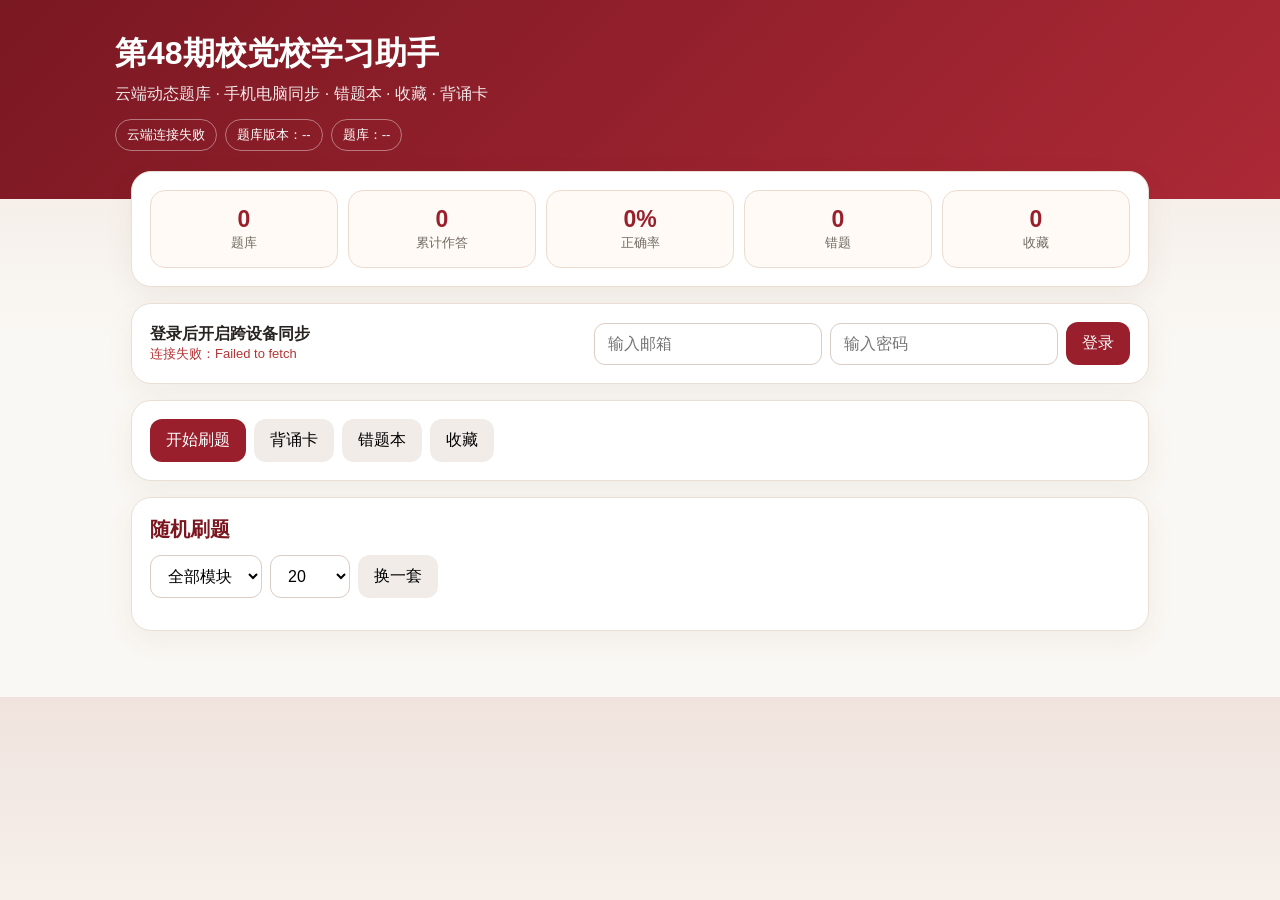
<file: direct.html>
<!doctype html><html lang="zh-CN"><head><meta charset="utf-8"><meta name="viewport" content="width=device-width,initial-scale=1,viewport-fit=cover"><meta name="theme-color" content="#8f1d28"><title>第48期校党校学习助手</title>
<link rel="manifest" href="./manifest.webmanifest">
<link rel="apple-touch-icon" href="./icon-192.png">
<meta name="apple-mobile-web-app-capable" content="yes">
<meta name="apple-mobile-web-app-status-bar-style" content="default">
<meta name="apple-mobile-web-app-title" content="党校学习助手">
<meta name="mobile-web-app-capable" content="yes">
<style>:root{--r:#981f2b;--bg:#faf8f4;--line:#eadfd5;--muted:#726a64}*{box-sizing:border-box}body{margin:0;font-family:-apple-system,BlinkMacSystemFont,"Segoe UI","PingFang SC","Microsoft YaHei",sans-serif;background:linear-gradient(#f0e3dd,#faf8f4 340px);color:#262220}header{background:linear-gradient(135deg,#7a1822,#ac2936);color:#fff;padding:32px 16px 48px}header>div,main{max-width:1050px;margin:auto}h1{font-size:32px;margin:0 0 8px}.sub{opacity:.9}.badges,.row,.nav{display:flex;gap:8px;align-items:center;flex-wrap:wrap}.badges{margin-top:14px}.badge{border:1px solid #ffffff66;border-radius:999px;padding:6px 11px;font-size:13px}main{margin-top:-28px;padding:0 16px 50px}.panel{background:#fff;border:1px solid var(--line);border-radius:20px;padding:18px;margin-bottom:16px;box-shadow:0 9px 28px #6d4c3d12}.stats{display:grid;grid-template-columns:repeat(5,1fr);gap:10px}.stat{background:#fffaf5;border:1px solid #ecdccf;border-radius:15px;text-align:center;padding:15px}.stat b{display:block;font-size:23px;color:var(--r)}.stat span,.small{font-size:13px;color:var(--muted)}button,input,select{font:inherit}button{border:0;border-radius:12px;padding:11px 16px;background:#f1ece8;cursor:pointer}button.primary{background:var(--r);color:#fff}button:disabled{opacity:.5;cursor:not-allowed}input,select{border:1px solid #d9cdc4;border-radius:11px;padding:11px 13px;background:#fff}.grow{flex:1}.login input{min-width:220px}.hidden{display:none!important}.title{font-weight:800;color:#7c1720;font-size:20px;margin-bottom:12px}.option{display:block;width:100%;text-align:left;background:#fff;border:1px solid #ddd2ca;padding:13px 15px;margin:9px 0}.option.correct{background:#edf8f1;border-color:#75b58f}.option.wrong{background:#fff0f0;border-color:#e19b9b}.q{font-size:19px;font-weight:750;line-height:1.6;margin:10px 0}.explain{background:#f7f1eb;border-radius:12px;padding:13px;line-height:1.7;margin-top:12px}.item{padding:12px 0;border-bottom:1px dashed #ddd}.card{min-height:220px;border:1px solid #e4d9d0;border-radius:18px;display:flex;align-items:center;justify-content:center;text-align:center;padding:24px;background:linear-gradient(160deg,#fff,#fff5e9);cursor:pointer}.toast{position:fixed;left:50%;bottom:24px;transform:translateX(-50%);background:#282321;color:#fff;padding:11px 15px;border-radius:12px;z-index:99}.warn{color:#b53535}.good{color:#27744c}@media(max-width:700px){h1{font-size:27px}.stats{grid-template-columns:repeat(2,1fr)}.stats .stat:last-child{grid-column:span 2}.login input{width:100%;min-width:0}}</style>
</head><body><header><div><h1>第48期校党校学习助手</h1><div class="sub">云端动态题库 · 手机电脑同步 · 错题本 · 收藏 · 背诵卡</div><div class="badges"><span class="badge" id="cloud">正在连接云端</span><span class="badge" id="version">题库版本：--</span><span class="badge" id="count">题库：--</span></div></div></header>
<main><section class="panel"><div class="stats"><div class="stat"><b id="sTotal">0</b><span>题库</span></div><div class="stat"><b id="sDone">0</b><span>累计作答</span></div><div class="stat"><b id="sAcc">0%</b><span>正确率</span></div><div class="stat"><b id="sWrong">0</b><span>错题</span></div><div class="stat"><b id="sStar">0</b><span>收藏</span></div></div></section>
<section class="panel"><div class="row"><div class="grow"><b id="accountTitle">登录后开启跨设备同步</b><div class="small" id="accountText">手机和电脑使用同一个邮箱和密码即可同步学习记录。</div></div><div class="row login" id="loginBox"><input id="email" type="email" placeholder="输入邮箱"><input id="password" type="password" autocomplete="current-password" placeholder="输入密码"><button id="loginBtn" class="primary" onclick="login()">登录</button></div><div class="row hidden" id="logoutBox"><button onclick="reloadAll()">检查题库更新</button><button onclick="logout()">退出</button></div></div></section>
<section class="panel"><div class="nav"><button class="primary" onclick="tab('quiz')">开始刷题</button><button onclick="tab('cards')">背诵卡</button><button onclick="tab('wrong')">错题本</button><button onclick="tab('star')">收藏</button></div></section>
<section id="quiz" class="panel page"><div class="title">随机刷题</div><div class="row"><select id="cat" onchange="newQuiz()"><option value="ALL">全部模块</option></select><select id="num" onchange="newQuiz()"><option>10</option><option selected>20</option><option>30</option><option value="999">全部</option></select><button onclick="newQuiz()">换一套</button></div><div id="quizBox" style="margin-top:14px"></div></section>
<section id="cards" class="panel page hidden"><div class="title">背诵卡</div><div class="row"><select id="cardCat" onchange="resetCards()"><option value="ALL">全部模块</option></select></div><div id="cardBox" class="card" onclick="flipCard()" style="margin-top:12px"></div><div class="row" style="justify-content:space-between;margin-top:10px"><button onclick="prevCard()">上一张</button><span class="small" id="cardPos"></span><button class="primary" onclick="nextCard()">下一张</button></div></section>
<section id="wrong" class="panel page hidden"><div class="title">错题本</div><div id="wrongBox"></div></section><section id="star" class="panel page hidden"><div class="title">我的收藏</div><div id="starBox"></div></section></main><div id="toast" class="toast hidden"></div>
<script>
function createDirectClient(baseUrl, apiKey){
  const SESSION_KEY='party48_supabase_session_v1'; let authCb=null;
  function b64urlDecode(s){s=s.replace(/-/g,'+').replace(/_/g,'/');while(s.length%4)s+='=';try{return decodeURIComponent(Array.prototype.map.call(atob(s),c=>'%' + ('00'+c.charCodeAt(0).toString(16)).slice(-2)).join(''))}catch(_){try{return atob(s)}catch(__){return ''}}}
  function userFromToken(token){try{const payload=JSON.parse(b64urlDecode(token.split('.')[1]));return {id:payload.sub,email:payload.email||'',...payload}}catch(_){return null}}
  function getStored(){try{return JSON.parse(localStorage.getItem(SESSION_KEY)||'null')}catch(_){return null}}
  function storeSession(s){if(!s){localStorage.removeItem(SESSION_KEY);return}if(!s.user&&s.access_token)s.user=userFromToken(s.access_token);if(!s.expires_at&&s.expires_in)s.expires_at=Math.floor(Date.now()/1000)+Number(s.expires_in);localStorage.setItem(SESSION_KEY,JSON.stringify(s))}
  async function refreshSession(s){if(!s?.refresh_token)return null;try{const r=await fetch(baseUrl+'/auth/v1/token?grant_type=refresh_token',{method:'POST',headers:{'apikey':apiKey,'Content-Type':'application/json'},body:JSON.stringify({refresh_token:s.refresh_token})});const j=await r.json().catch(()=>({}));if(!r.ok)throw new Error(j.msg||j.message||j.error_description||('HTTP '+r.status));const n={...j,user:j.user||userFromToken(j.access_token)};storeSession(n);return n}catch(_){return null}}
  async function currentSession(){let s=getStored();if(s?.access_token){const exp=Number(s.expires_at||userFromToken(s.access_token)?.exp||0);if(exp&&exp<Math.floor(Date.now()/1000)+60)s=await refreshSession(s)}return s?.access_token?s:null}
  async function authHeaders(){const s=await currentSession();const h={'apikey':apiKey};if(s?.access_token)h['Authorization']='Bearer '+s.access_token;return h}
  async function readError(r){let j=null;try{j=await r.json()}catch(_){}return {message:j?.message||j?.msg||j?.error_description||j?.hint||('HTTP '+r.status),status:r.status,details:j}}
  class QueryBuilder{constructor(table){this.table=table;this.params=new URLSearchParams();this.single=false}select(cols='*'){this.params.set('select',cols);return this}eq(k,v){this.params.set(k,'eq.'+v);return this}order(k){this.params.set('order',k+'.asc');return this}maybeSingle(){this.single=true;return this.execute()}then(resolve,reject){return this.execute().then(resolve,reject)}async execute(){try{const h=await authHeaders();const r=await fetch(baseUrl+'/rest/v1/'+encodeURIComponent(this.table)+'?'+this.params.toString(),{headers:h});if(!r.ok)return {data:null,error:await readError(r)};const j=await r.json();return {data:this.single?(j[0]||null):j,error:null}}catch(e){return {data:null,error:{message:e.message||String(e)}}}}async upsert(data,opts={}){try{const h=await authHeaders();h['Content-Type']='application/json';h['Prefer']='resolution=merge-duplicates,return=representation';const q=new URLSearchParams();if(opts.onConflict)q.set('on_conflict',opts.onConflict);const r=await fetch(baseUrl+'/rest/v1/'+encodeURIComponent(this.table)+(q.toString()?'?'+q.toString():''),{method:'POST',headers:h,body:JSON.stringify(data)});if(!r.ok)return {data:null,error:await readError(r)};const t=await r.text();return {data:t?JSON.parse(t):null,error:null}}catch(e){return {data:null,error:{message:e.message||String(e)}}}}}
  const auth={onAuthStateChange(cb){authCb=cb;return {data:{subscription:{unsubscribe(){authCb=null}}}}},async getSession(){const s=await currentSession();if(s&&authCb)setTimeout(()=>authCb('SIGNED_IN',s),0);return {data:{session:s},error:null}},async signInWithPassword({email,password}){try{const r=await fetch(baseUrl+'/auth/v1/token?grant_type=password',{method:'POST',headers:{'apikey':apiKey,'Content-Type':'application/json'},body:JSON.stringify({email,password})});if(!r.ok)return {data:null,error:await readError(r)};const j=await r.json().catch(()=>({}));const session={...j,user:j.user||userFromToken(j.access_token)};storeSession(session);if(authCb)setTimeout(()=>authCb('SIGNED_IN',session),0);return {data:{session,user:session.user},error:null}}catch(e){return {data:null,error:{message:e.message||String(e)}}}},async signOut(){const s=getStored();try{if(s?.access_token)await fetch(baseUrl+'/auth/v1/logout',{method:'POST',headers:{'apikey':apiKey,'Authorization':'Bearer '+s.access_token}})}catch(_){}storeSession(null);if(authCb)setTimeout(()=>authCb('SIGNED_OUT',null),0);return {error:null}}};
  return {auth,from(table){return new QueryBuilder(table)},channel(){return {on(){return this},subscribe(){return this}}}}
}
</script>
<script>
const URL='https://deuzexrjpzwgohiacbph.supabase.co',KEY='sb_publishable_rcTZItogYlTTVJAA4xfzyA_FLqxeP5D';let sb=createDirectClient(URL,KEY),user=null,Q=[],C=[],meta={},qp=new Map(),set=[],pos=0,locked=false,cards=[],cpos=0,flipped=false;
const $=id=>document.getElementById(id),esc=s=>String(s??'').replace(/[&<>"']/g,c=>({'&':'&amp;','<':'&lt;','>':'&gt;','"':'&quot;',"'":'&#39;'}[c]));
function toast(s){$('toast').textContent=s;$('toast').classList.remove('hidden');setTimeout(()=>$('toast').classList.add('hidden'),3000)}function p(id){return qp.get(id)||{attempts:0,correct_count:0,wrong_count:0,is_wrong:false,mastered:false,starred:false}}
async function init(){try{$('cloud').textContent='正在直连云端';sb.auth.onAuthStateChange((_e,s)=>{user=s?.user||null;setTimeout(authUI,0)});const r=await sb.auth.getSession();user=r.data.session?.user||null;await loadBank();await authUI()}catch(e){console.error(e);$('cloud').textContent='云端连接失败';$('accountText').innerHTML='<span class="warn">连接失败：'+esc(e.message||e)+'</span>'}}
async function loadBank(){const [qr,cr,mr]=await Promise.all([sb.from('questions').select('*').eq('status','published').order('external_id'),sb.from('cards').select('*').eq('status','published').order('external_id'),sb.from('app_meta').select('*').eq('id','main').maybeSingle()]);if(qr.error||cr.error)throw(qr.error||cr.error);Q=qr.data||[];C=cr.data||[];meta=mr.data||{};$('cloud').textContent='题库在线';$('version').textContent='题库版本：'+(meta.bank_version||'V2');$('count').textContent='题库：'+Q.length+'题';selectors();stats();newQuiz();resetCards();renderWrong();renderStar()}
async function authUI(){if(user){$('loginBox').classList.add('hidden');$('logoutBox').classList.remove('hidden');$('accountTitle').textContent='已登录 · 云同步开启';$('accountText').textContent=user.email+' · 学习进度会在设备间同步';await loadProgress();$('cloud').textContent='云同步已连接'}else{$('loginBox').classList.remove('hidden');$('logoutBox').classList.add('hidden');$('accountTitle').textContent='登录后开启跨设备同步';$('accountText').textContent='使用同一邮箱和密码登录手机与电脑，即可同步错题、收藏和学习进度。'}}
async function login(){const email=$('email').value.trim(),password=$('password').value;if(!email)return toast('请先输入邮箱');if(!password)return toast('请输入密码');const btn=$('loginBtn');btn.disabled=true;btn.textContent='正在登录…';const {error}=await sb.auth.signInWithPassword({email,password});btn.disabled=false;btn.textContent='登录';if(error){toast('登录失败：'+error.message);return}toast('登录成功，云同步已开启')}
async function logout(){await sb.auth.signOut();qp.clear();user=null;stats();renderWrong();renderStar();toast('已退出登录')}
async function loadProgress(){if(!user)return;const {data,error}=await sb.from('question_progress').select('*').eq('user_id',user.id);if(!error)qp=new Map((data||[]).map(x=>[x.question_id,x]));stats();renderWrong();renderStar()}
async function saveQ(id,x){if(!user)return;await sb.from('question_progress').upsert({user_id:user.id,question_id:id,attempts:x.attempts||0,correct_count:x.correct_count||0,wrong_count:x.wrong_count||0,is_wrong:!!x.is_wrong,mastered:!!x.mastered,starred:!!x.starred,last_answer:x.last_answer??null},{onConflict:'user_id,question_id'})}
function selectors(){const cats=[...new Set(Q.map(x=>x.category))];for(const id of ['cat','cardCat']){const e=$(id),old=e.value;e.innerHTML='<option value="ALL">全部模块</option>';cats.forEach(x=>e.add(new Option(x,x)));if([...e.options].some(o=>o.value===old))e.value=old}}
function stats(){let done=0,cor=0,w=0,s=0;for(const x of qp.values()){done+=x.attempts||0;cor+=x.correct_count||0;if(x.is_wrong&&!x.mastered)w++;if(x.starred)s++}$('sTotal').textContent=Q.length;$('sDone').textContent=done;$('sAcc').textContent=done?Math.round(cor/done*100)+'%':'0%';$('sWrong').textContent=w;$('sStar').textContent=s}
function shuffle(a){a=[...a];for(let i=a.length-1;i>0;i--){const j=Math.floor(Math.random()*(i+1));[a[i],a[j]]=[a[j],a[i]]}return a}function newQuiz(){const cat=$('cat').value,n=+$('num').value,pool=Q.filter(x=>cat==='ALL'||x.category===cat);set=shuffle(pool).slice(0,Math.min(n,pool.length));pos=0;renderQ()}
function renderQ(){locked=false;const b=$('quizBox');if(!set.length){b.innerHTML='<div class="small">暂无题目</div>';return}if(pos>=set.length){b.innerHTML='<div class="good">本轮完成！</div><br><button class="primary" onclick="newQuiz()">再来一套</button>';return}const q=set[pos],x=p(q.id),opts=q.options||[];b.innerHTML='<div class="small">'+(pos+1)+' / '+set.length+' · '+esc(q.category)+(q.is_high_priority?' · 重点':'')+'</div><div class="q">'+esc(q.question)+'</div>'+opts.map((o,i)=>'<button class="option" onclick="answer('+i+',this)">'+String.fromCharCode(65+i)+'. '+esc(o)+'</button>').join('')+'<div id="exp" class="explain hidden"><b>解析：</b>'+esc(q.explanation||'')+'</div><div class="row" style="justify-content:space-between;margin-top:10px"><div><button onclick="starCurrent()">'+(x.starred?'★ 已收藏':'☆ 收藏')+'</button> <button onclick="masterCurrent()">'+(x.mastered?'✓ 已掌握':'标记已掌握')+'</button></div><button id="next" class="primary" disabled onclick="pos++;renderQ()">下一题</button></div>'}
async function answer(i,el){if(locked)return;locked=true;const q=set[pos],ans=Number(q.answer),buttons=[...document.querySelectorAll('.option')];buttons.forEach((o,j)=>{o.disabled=true;if(j===ans)o.classList.add('correct')});const good=i===ans;if(!good)el.classList.add('wrong');const x={...p(q.id)};x.attempts=(x.attempts||0)+1;x.correct_count=(x.correct_count||0)+(good?1:0);x.wrong_count=(x.wrong_count||0)+(good?0:1);x.is_wrong=x.is_wrong||!good;x.last_answer=i;qp.set(q.id,x);stats();$('exp').classList.remove('hidden');$('next').disabled=false;await saveQ(q.id,x)}
async function starCurrent(){const q=set[pos],x={...p(q.id),starred:!p(q.id).starred};qp.set(q.id,x);stats();renderQ();renderStar();await saveQ(q.id,x)}async function masterCurrent(){const q=set[pos],x={...p(q.id),mastered:!p(q.id).mastered};qp.set(q.id,x);stats();renderQ();renderWrong();await saveQ(q.id,x)}
function tab(id){document.querySelectorAll('.page').forEach(x=>x.classList.add('hidden'));$(id).classList.remove('hidden');if(id==='wrong')renderWrong();if(id==='star')renderStar()}
function renderWrong(){const rows=Q.filter(q=>{const x=p(q.id);return x.is_wrong&&!x.mastered});$('wrongBox').innerHTML=rows.length?rows.map((q,i)=>'<div class="item"><b>'+(i+1)+'. '+esc(q.question)+'</b><div class="small">答案：'+String.fromCharCode(65+Number(q.answer))+'. '+esc((q.options||[])[Number(q.answer)])+'<br>'+esc(q.explanation||'')+'</div></div>').join(''):'<div class="good">目前没有待复习错题。</div>'}function renderStar(){const rows=Q.filter(q=>p(q.id).starred);$('starBox').innerHTML=rows.length?rows.map((q,i)=>'<div class="item"><b>'+(i+1)+'. '+esc(q.question)+'</b></div>').join(''):'<div class="small">暂时没有收藏。</div>'}
function resetCards(){const cat=$('cardCat').value;cards=C.filter(x=>cat==='ALL'||x.category===cat);cpos=0;flipped=false;renderCard()}function renderCard(){if(!cards.length){$('cardBox').innerHTML='<span class="small">暂无卡片</span>';return}const x=cards[cpos];$('cardPos').textContent=(cpos+1)+' / '+cards.length;$('cardBox').innerHTML=flipped?'<div>'+esc(x.back)+'</div>':'<b>'+esc(x.front)+'</b>'}function flipCard(){flipped=!flipped;renderCard()}function prevCard(){if(!cards.length)return;cpos=(cpos-1+cards.length)%cards.length;flipped=false;renderCard()}function nextCard(){if(!cards.length)return;cpos=(cpos+1)%cards.length;flipped=false;renderCard()}async function reloadAll(){await loadBank();if(user)await loadProgress();toast('题库已刷新')}
init();if('serviceWorker' in navigator){window.addEventListener('load',()=>navigator.serviceWorker.register('./service-worker.js',{scope:'./'}).catch(e=>console.warn('SW register failed',e)))}
</script></body></html>
</file>
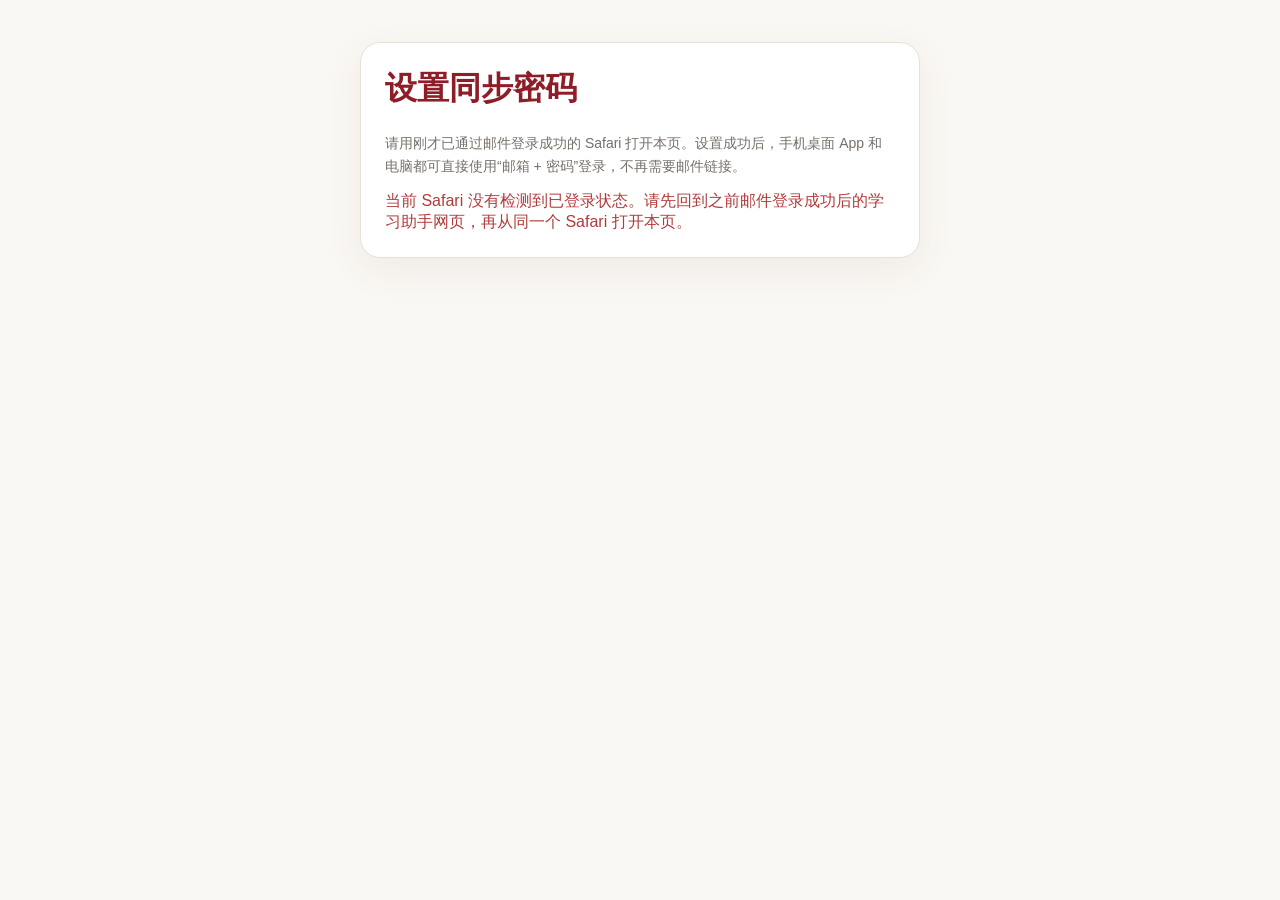
<file: set-password.html>
<!doctype html><html lang="zh-CN"><head><meta charset="utf-8"><meta name="viewport" content="width=device-width,initial-scale=1,viewport-fit=cover"><meta name="theme-color" content="#8f1d28"><title>设置同步密码</title><style>body{margin:0;font-family:-apple-system,BlinkMacSystemFont,"Segoe UI","PingFang SC","Microsoft YaHei",sans-serif;background:#faf8f4;color:#292523}.wrap{max-width:560px;margin:0 auto;padding:42px 18px}.card{background:#fff;border:1px solid #eadfd5;border-radius:20px;padding:24px;box-shadow:0 12px 35px #6d4c3d14}h1{color:#8f1d28;margin-top:0}input,button{width:100%;box-sizing:border-box;font:inherit;border-radius:12px;padding:13px 14px;margin-top:10px}input{border:1px solid #d8cec5}button{border:0;background:#8f1d28;color:white;font-weight:700}.muted{color:#766f69;line-height:1.6;font-size:14px}.ok{color:#267349}.err{color:#b13b3b}</style></head><body><div class="wrap"><div class="card"><h1>设置同步密码</h1><p class="muted">请用刚才已通过邮件登录成功的 Safari 打开本页。设置成功后，手机桌面 App 和电脑都可直接使用“邮箱 + 密码”登录，不再需要邮件链接。</p><div id="status" class="muted">正在检查 Safari 登录状态……</div><div id="form" style="display:none"><input id="pw1" type="password" autocomplete="new-password" placeholder="设置密码（至少 8 位）"><input id="pw2" type="password" autocomplete="new-password" placeholder="再次输入密码"><button id="btn">保存同步密码</button></div></div></div><script>const URL='https://deuzexrjpzwgohiacbph.supabase.co';const KEY='sb_publishable_rcTZItogYlTTVJAA4xfzyA_FLqxeP5D';const SESSION_KEY='party48_supabase_session_v1';const s=()=>{try{return JSON.parse(localStorage.getItem(SESSION_KEY)||'null')}catch(_){return null}};const status=document.getElementById('status'),form=document.getElementById('form');let sess=s();if(!sess?.access_token){status.className='err';status.innerHTML='当前 Safari 没有检测到已登录状态。请先回到之前邮件登录成功后的学习助手网页，再从同一个 Safari 打开本页。';}else{const email=sess.user?.email||'当前账号';status.className='ok';status.textContent='已识别登录账号：'+email;form.style.display='block';document.getElementById('btn').onclick=async()=>{const p1=document.getElementById('pw1').value,p2=document.getElementById('pw2').value;if(p1.length<8){status.className='err';status.textContent='密码至少 8 位';return}if(p1!==p2){status.className='err';status.textContent='两次输入的密码不一致';return}const btn=document.getElementById('btn');btn.disabled=true;btn.textContent='正在保存…';try{const r=await fetch(URL+'/auth/v1/user',{method:'PUT',headers:{'apikey':KEY,'Authorization':'Bearer '+sess.access_token,'Content-Type':'application/json'},body:JSON.stringify({password:p1})});const j=await r.json().catch(()=>({}));if(!r.ok)throw new Error(j.message||j.msg||j.error_description||('HTTP '+r.status));status.className='ok';status.innerHTML='设置成功！现在可以关闭 Safari，打开桌面“党校学习助手”，用同一邮箱和这个密码登录。';document.getElementById('pw1').value='';document.getElementById('pw2').value='';}catch(e){status.className='err';status.textContent='设置失败：'+(e.message||e)}finally{btn.disabled=false;btn.textContent='保存同步密码'}}}</script></body></html>
</file>
